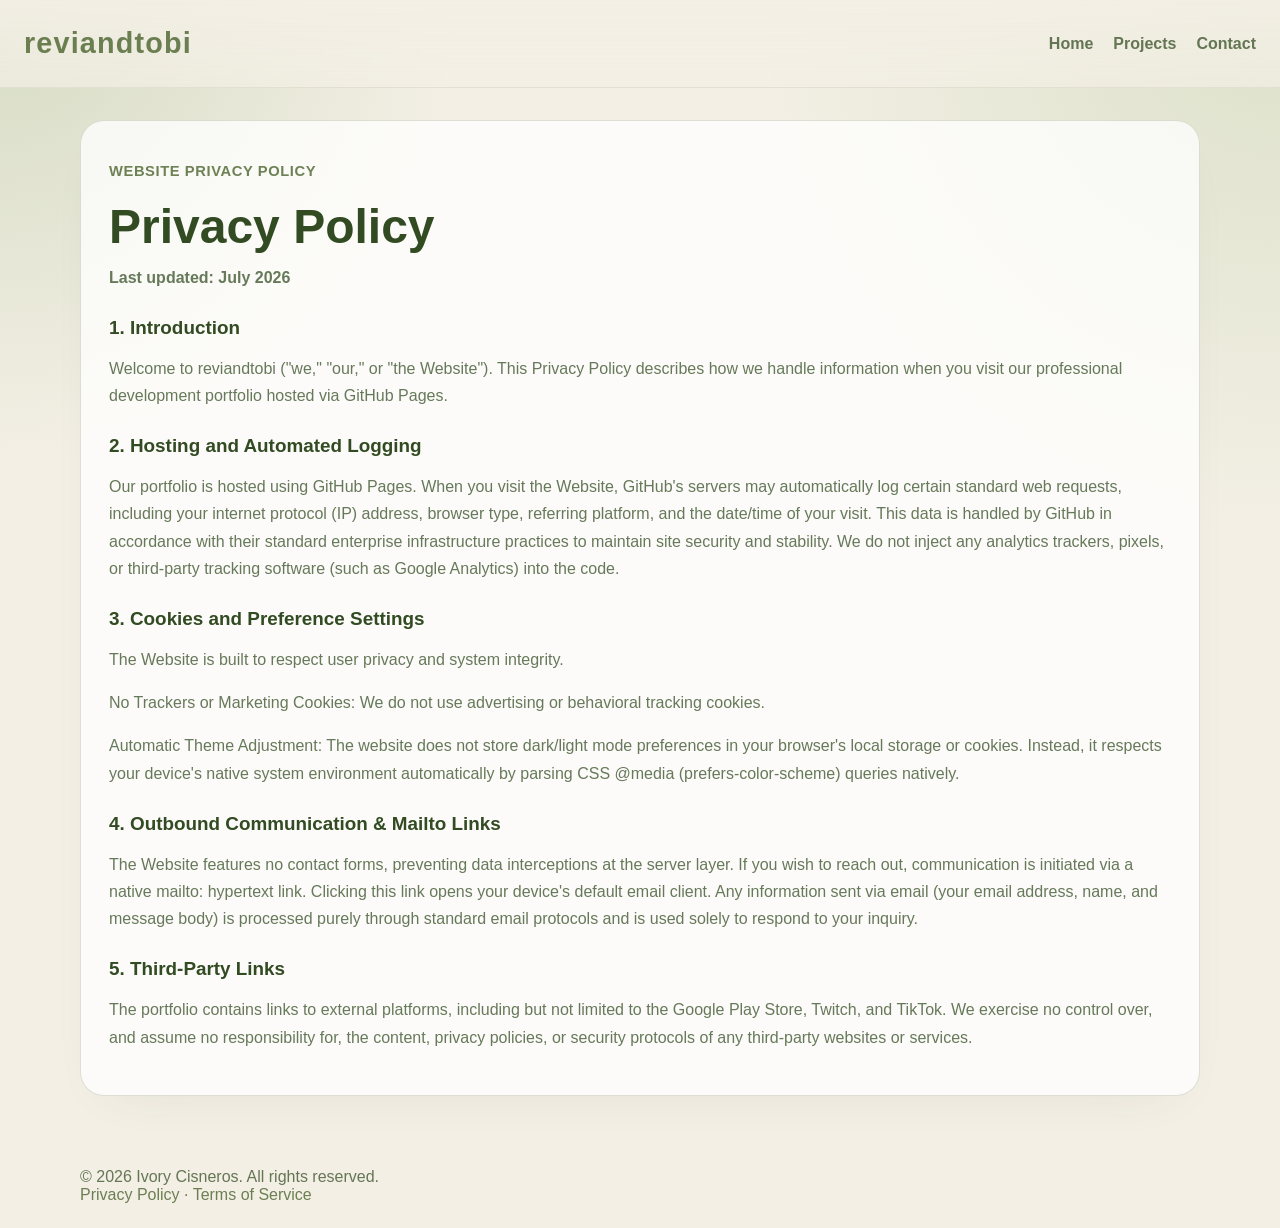
<file: privacy-policy.html>
<!DOCTYPE html>
<html lang="en">
<head>
    <meta charset="UTF-8">
    <meta name="viewport" content="width=device-width, initial-scale=1.0">
    <title>Privacy Policy | reviandtobi</title>
    <link rel="icon" type="image/png" href="assets/favicon.png">
    <link rel="stylesheet" href="styles/style.css">
</head>
<body>
    <header class="site-header">
        <div class="brand"><a href="index.html">reviandtobi</a></div>
        <nav class="site-nav" aria-label="Primary navigation">
            <a href="index.html">Home</a>
            <a href="index.html#projects">Projects</a>
            <a href="index.html#contact">Contact</a>
        </nav>
    </header>

    <main>
        <article class="legal-document">
            <p class="legal-caption">Website Privacy Policy</p>
            <h1>Privacy Policy</h1>
            <p class="legal-meta">Last updated: July 2026</p>

            <h2>1. Introduction</h2>
            <p>Welcome to reviandtobi (&quot;we,&quot; &quot;our,&quot; or &quot;the Website&quot;). This Privacy Policy describes how we handle information when you visit our professional development portfolio hosted via GitHub Pages.</p>

            <h2>2. Hosting and Automated Logging</h2>
            <p>Our portfolio is hosted using GitHub Pages. When you visit the Website, GitHub's servers may automatically log certain standard web requests, including your internet protocol (IP) address, browser type, referring platform, and the date/time of your visit. This data is handled by GitHub in accordance with their standard enterprise infrastructure practices to maintain site security and stability. We do not inject any analytics trackers, pixels, or third-party tracking software (such as Google Analytics) into the code.</p>

            <h2>3. Cookies and Preference Settings</h2>
            <p>The Website is built to respect user privacy and system integrity.</p>
            <p>No Trackers or Marketing Cookies: We do not use advertising or behavioral tracking cookies.</p>
            <p>Automatic Theme Adjustment: The website does not store dark/light mode preferences in your browser's local storage or cookies. Instead, it respects your device's native system environment automatically by parsing CSS @media (prefers-color-scheme) queries natively.</p>

            <h2>4. Outbound Communication &amp; Mailto Links</h2>
            <p>The Website features no contact forms, preventing data interceptions at the server layer. If you wish to reach out, communication is initiated via a native mailto: hypertext link. Clicking this link opens your device's default email client. Any information sent via email (your email address, name, and message body) is processed purely through standard email protocols and is used solely to respond to your inquiry.</p>

            <h2>5. Third-Party Links</h2>
            <p>The portfolio contains links to external platforms, including but not limited to the Google Play Store, Twitch, and TikTok. We exercise no control over, and assume no responsibility for, the content, privacy policies, or security protocols of any third-party websites or services.</p>
        </article>
    </main>

    <footer class="site-footer">
        <p>&copy; 2026 Ivory Cisneros. All rights reserved.</p>
        <p><a href="privacy-policy.html">Privacy Policy</a> · <a href="terms-of-service.html">Terms of Service</a></p>
    </footer>
</body>
</html>
</file>
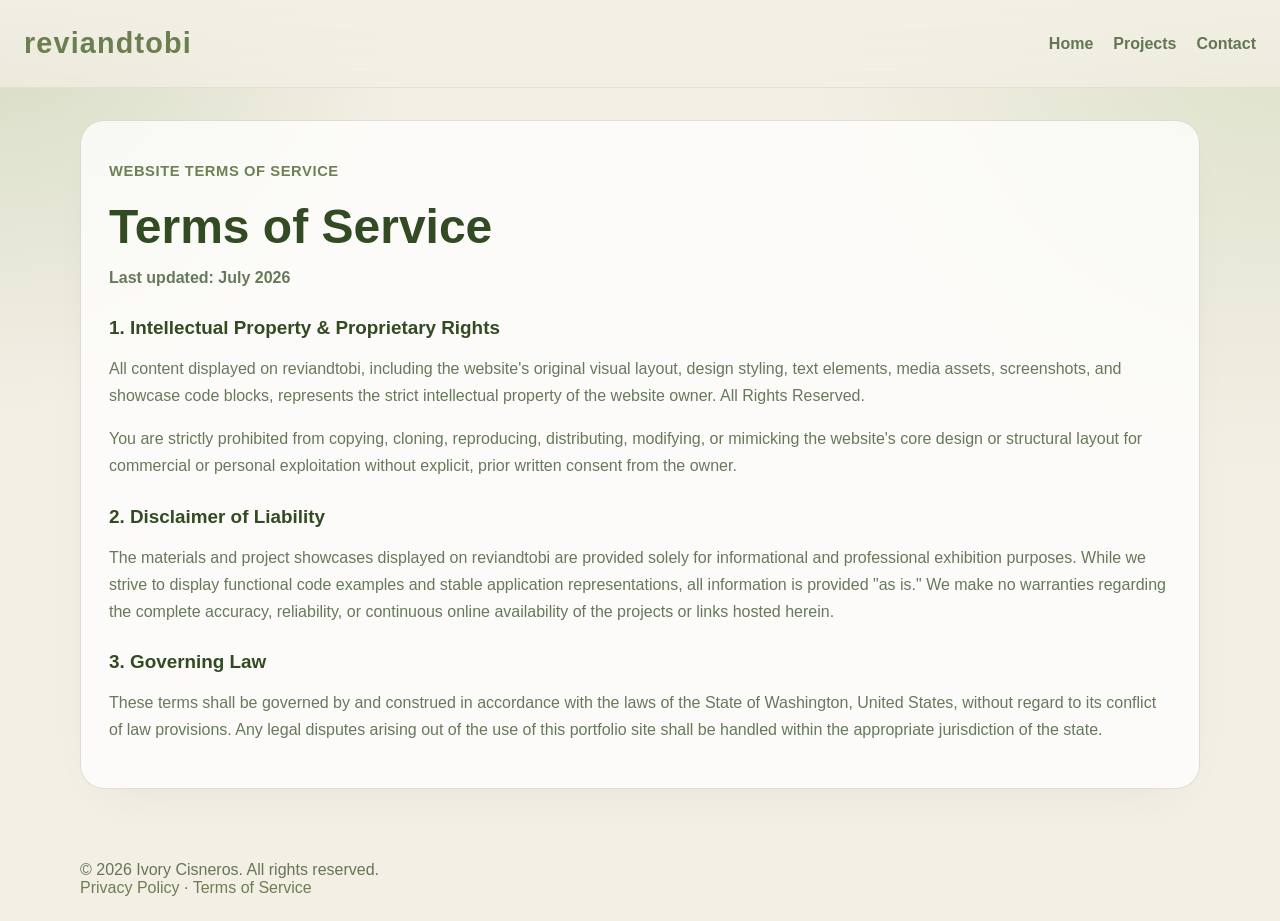
<file: terms-of-service.html>
<!DOCTYPE html>
<html lang="en">
<head>
    <meta charset="UTF-8">
    <meta name="viewport" content="width=device-width, initial-scale=1.0">
    <title>Terms of Service | reviandtobi</title>
    <link rel="icon" type="image/png" href="assets/favicon.png">
    <link rel="stylesheet" href="styles/style.css">
</head>
<body>
    <header class="site-header">
        <div class="brand"><a href="index.html">reviandtobi</a></div>
        <nav class="site-nav" aria-label="Primary navigation">
            <a href="index.html">Home</a>
            <a href="index.html#projects">Projects</a>
            <a href="index.html#contact">Contact</a>
        </nav>
    </header>

    <main>
        <article class="legal-document">
            <p class="legal-caption">Website Terms of Service</p>
            <h1>Terms of Service</h1>
            <p class="legal-meta">Last updated: July 2026</p>

            <h2>1. Intellectual Property &amp; Proprietary Rights</h2>
            <p>All content displayed on reviandtobi, including the website's original visual layout, design styling, text elements, media assets, screenshots, and showcase code blocks, represents the strict intellectual property of the website owner. All Rights Reserved.</p>
            <p>You are strictly prohibited from copying, cloning, reproducing, distributing, modifying, or mimicking the website's core design or structural layout for commercial or personal exploitation without explicit, prior written consent from the owner.</p>

            <h2>2. Disclaimer of Liability</h2>
            <p>The materials and project showcases displayed on reviandtobi are provided solely for informational and professional exhibition purposes. While we strive to display functional code examples and stable application representations, all information is provided &quot;as is.&quot; We make no warranties regarding the complete accuracy, reliability, or continuous online availability of the projects or links hosted herein.</p>

            <h2>3. Governing Law</h2>
            <p>These terms shall be governed by and construed in accordance with the laws of the State of Washington, United States, without regard to its conflict of law provisions. Any legal disputes arising out of the use of this portfolio site shall be handled within the appropriate jurisdiction of the state.</p>
        </article>
    </main>

    <footer class="site-footer">
        <p>&copy; 2026 Ivory Cisneros. All rights reserved.</p>
        <p><a href="privacy-policy.html">Privacy Policy</a> · <a href="terms-of-service.html">Terms of Service</a></p>
    </footer>
</body>
</html>
</file>
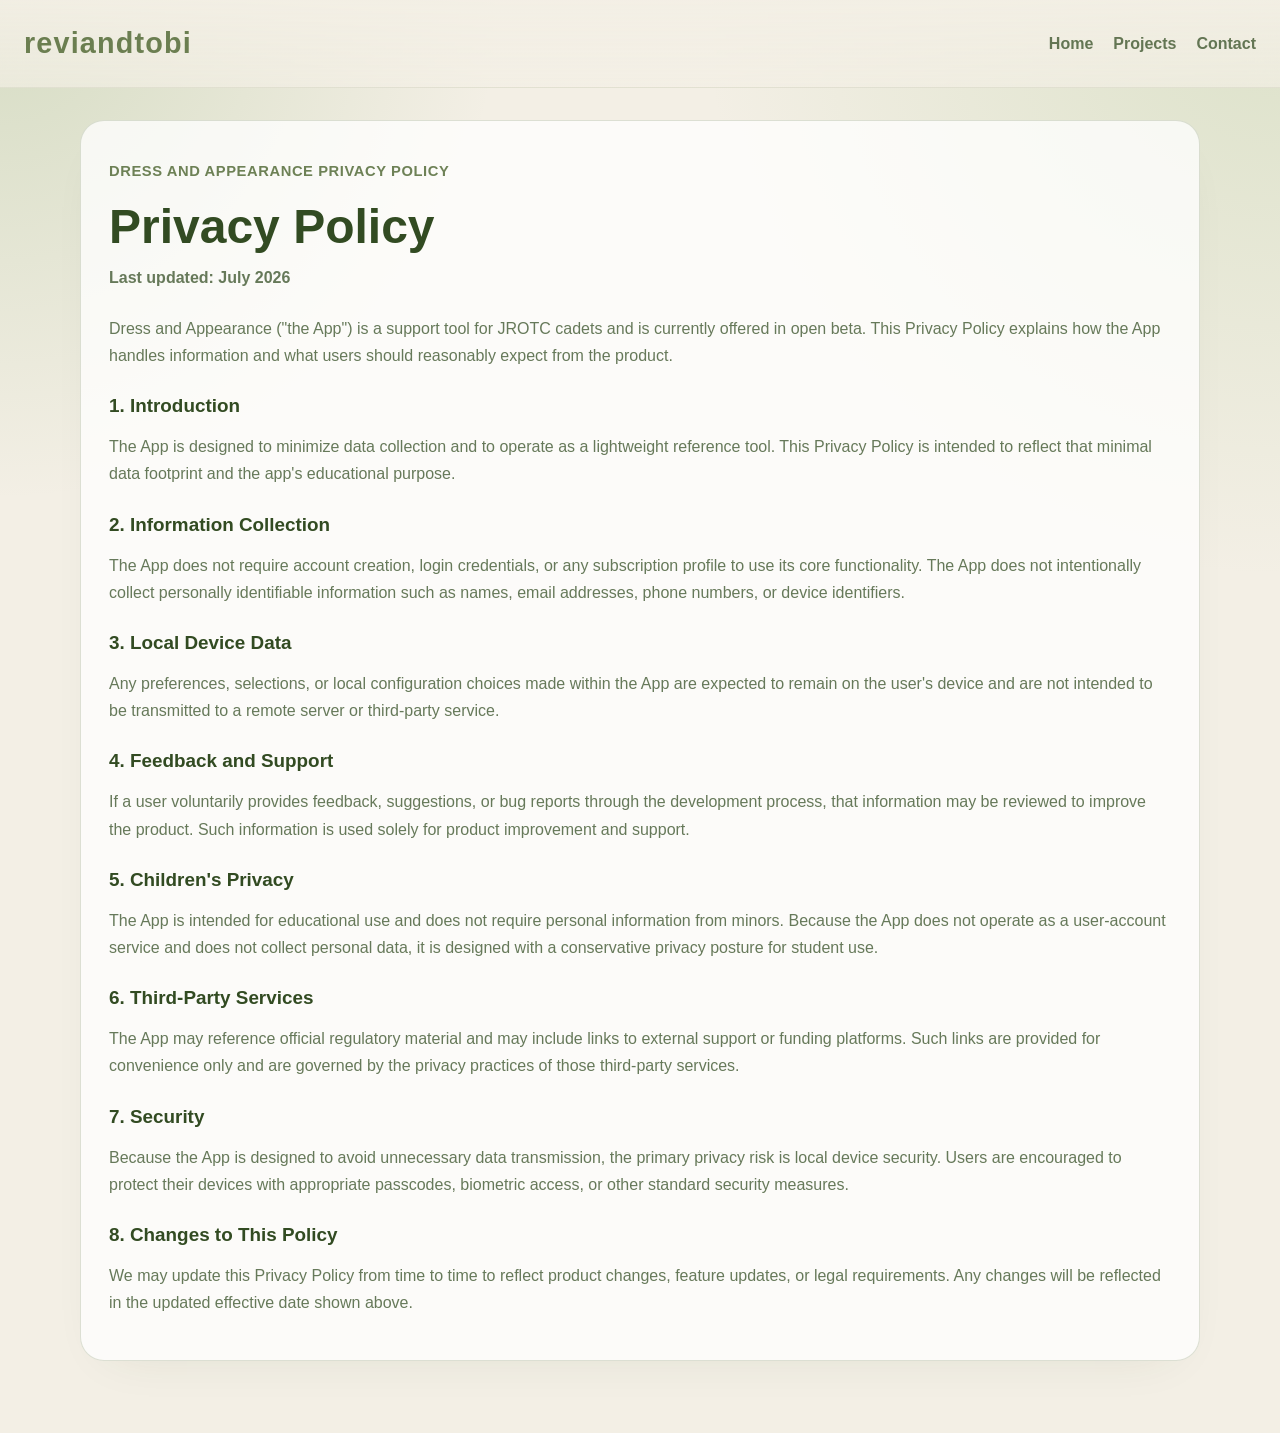
<file: pages/dress-and-appearance-privacy.html>
<!DOCTYPE html>
<html lang="en">
<head>
    <meta charset="UTF-8">
    <meta name="viewport" content="width=device-width, initial-scale=1.0">
    <title>Privacy Policy | Dress and Appearance</title>
    <link rel="icon" type="image/svg+xml" href="../assets/dress-and-appearance/logo-fg.svg">
    <link rel="stylesheet" href="../styles/style.css">
</head>
<body>
    <header class="site-header">
        <div class="brand"><a href="../index.html">reviandtobi</a></div>
        <nav class="site-nav" aria-label="Primary navigation">
            <a href="../index.html">Home</a>
            <a href="../index.html#projects">Projects</a>
            <a href="../index.html#contact">Contact</a>
        </nav>
    </header>

    <main>
        <article class="legal-document">
            <p class="legal-caption">Dress and Appearance Privacy Policy</p>
            <h1>Privacy Policy</h1>
            <p class="legal-meta">Last updated: July 2026</p>

            <p>Dress and Appearance ("the App") is a support tool for JROTC cadets and is currently offered in open beta. This Privacy Policy explains how the App handles information and what users should reasonably expect from the product.</p>

            <h2>1. Introduction</h2>
            <p>The App is designed to minimize data collection and to operate as a lightweight reference tool. This Privacy Policy is intended to reflect that minimal data footprint and the app's educational purpose.</p>

            <h2>2. Information Collection</h2>
            <p>The App does not require account creation, login credentials, or any subscription profile to use its core functionality. The App does not intentionally collect personally identifiable information such as names, email addresses, phone numbers, or device identifiers.</p>

            <h2>3. Local Device Data</h2>
            <p>Any preferences, selections, or local configuration choices made within the App are expected to remain on the user's device and are not intended to be transmitted to a remote server or third-party service.</p>

            <h2>4. Feedback and Support</h2>
            <p>If a user voluntarily provides feedback, suggestions, or bug reports through the development process, that information may be reviewed to improve the product. Such information is used solely for product improvement and support.</p>

            <h2>5. Children's Privacy</h2>
            <p>The App is intended for educational use and does not require personal information from minors. Because the App does not operate as a user-account service and does not collect personal data, it is designed with a conservative privacy posture for student use.</p>

            <h2>6. Third-Party Services</h2>
            <p>The App may reference official regulatory material and may include links to external support or funding platforms. Such links are provided for convenience only and are governed by the privacy practices of those third-party services.</p>

            <h2>7. Security</h2>
            <p>Because the App is designed to avoid unnecessary data transmission, the primary privacy risk is local device security. Users are encouraged to protect their devices with appropriate passcodes, biometric access, or other standard security measures.</p>

            <h2>8. Changes to This Policy</h2>
            <p>We may update this Privacy Policy from time to time to reflect product changes, feature updates, or legal requirements. Any changes will be reflected in the updated effective date shown above.</p>
        </article>
    </main>
</body>
</html>
</file>
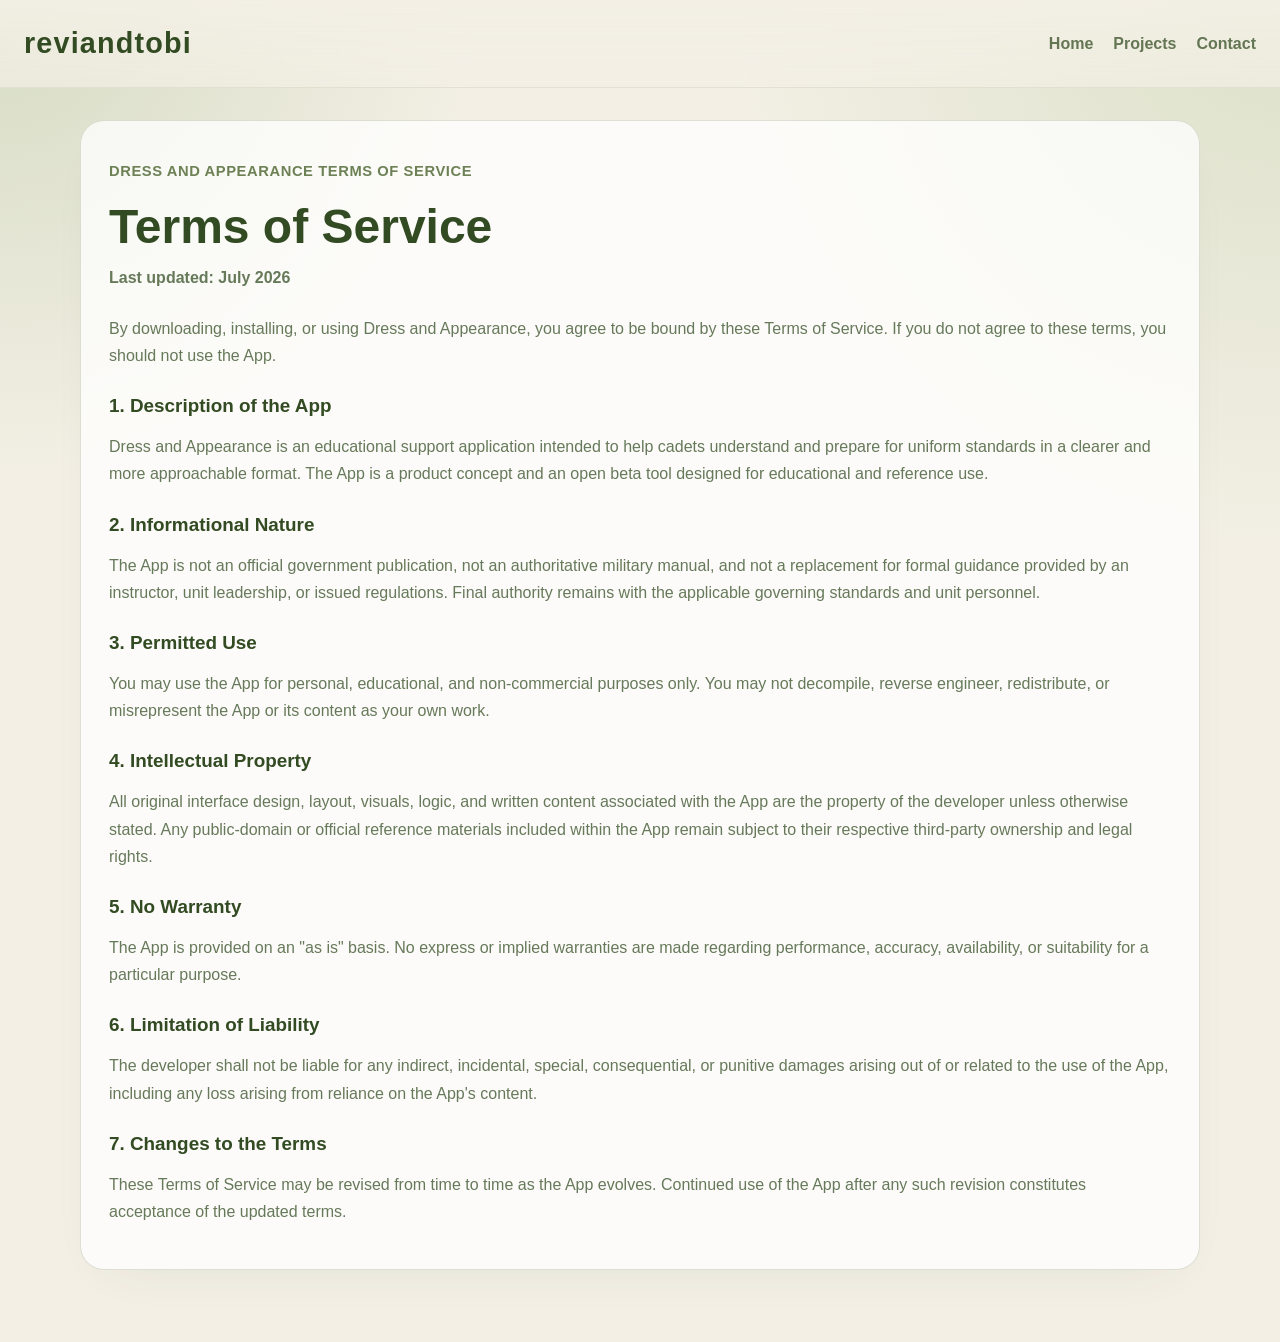
<file: pages/dress-and-appearance-terms.html>
<!DOCTYPE html>
<html lang="en">
<head>
    <meta charset="UTF-8">
    <meta name="viewport" content="width=device-width, initial-scale=1.0">
    <title>Terms of Service | Dress and Appearance</title>
    <link rel="icon" type="image/svg+xml" href="../assets/dress-and-appearance/logo-fg.svg">
    <link rel="stylesheet" href="../styles/style.css">
</head>
<body>
    <header class="site-header">
        <div class="brand">reviandtobi</div>
        <nav class="site-nav" aria-label="Primary navigation">
            <a href="../index.html">Home</a>
            <a href="../index.html#projects">Projects</a>
            <a href="../index.html#contact">Contact</a>
        </nav>
    </header>

    <main>
        <article class="legal-document">
            <p class="legal-caption">Dress and Appearance Terms of Service</p>
            <h1>Terms of Service</h1>
            <p class="legal-meta">Last updated: July 2026</p>

            <p>By downloading, installing, or using Dress and Appearance, you agree to be bound by these Terms of Service. If you do not agree to these terms, you should not use the App.</p>

            <h2>1. Description of the App</h2>
            <p>Dress and Appearance is an educational support application intended to help cadets understand and prepare for uniform standards in a clearer and more approachable format. The App is a product concept and an open beta tool designed for educational and reference use.</p>

            <h2>2. Informational Nature</h2>
            <p>The App is not an official government publication, not an authoritative military manual, and not a replacement for formal guidance provided by an instructor, unit leadership, or issued regulations. Final authority remains with the applicable governing standards and unit personnel.</p>

            <h2>3. Permitted Use</h2>
            <p>You may use the App for personal, educational, and non-commercial purposes only. You may not decompile, reverse engineer, redistribute, or misrepresent the App or its content as your own work.</p>

            <h2>4. Intellectual Property</h2>
            <p>All original interface design, layout, visuals, logic, and written content associated with the App are the property of the developer unless otherwise stated. Any public-domain or official reference materials included within the App remain subject to their respective third-party ownership and legal rights.</p>

            <h2>5. No Warranty</h2>
            <p>The App is provided on an "as is" basis. No express or implied warranties are made regarding performance, accuracy, availability, or suitability for a particular purpose.</p>

            <h2>6. Limitation of Liability</h2>
            <p>The developer shall not be liable for any indirect, incidental, special, consequential, or punitive damages arising out of or related to the use of the App, including any loss arising from reliance on the App's content.</p>

            <h2>7. Changes to the Terms</h2>
            <p>These Terms of Service may be revised from time to time as the App evolves. Continued use of the App after any such revision constitutes acceptance of the updated terms.</p>
        </article>
    </main>
</body>
</html>
</file>
<file: styles/style.css>
:root {
    --bg: #f3efe5;
    --bg-soft: #eef5ea;
    --surface: rgba(255, 255, 255, 0.76);
    --surface-strong: #f8f7f1;
    --text: #324b22;
    --muted: rgba(50, 75, 34, 0.74);
    --accent: #7ea45f;
    --accent-deep: #47612ac9;
    --line: rgba(71, 97, 42, 0.18);
    --shadow: rgba(51, 69, 31, 0.12);
    --hero-overlay: rgba(15, 26, 12, 0.34);
}

@media (prefers-color-scheme: dark) {
    :root {
        --bg: #304037;
        --bg-soft: #17221a;
        --surface: rgba(22, 31, 24, 0.84);
        --surface-strong: #182019;
        --text: #d2f7c3;
        --muted: rgba(237, 247, 233, 0.72);
        --accent: #8cb56f;
        --accent-deep: #b7d39a;
        --line: rgba(183, 211, 154, 0.18);
        --shadow: rgba(0, 0, 0, 0.42);
        --hero-overlay: rgba(2, 10, 5, 0.54);
    }
}

* {
    box-sizing: border-box;
}

html {
    scroll-behavior: smooth;
}

body {
    margin: 0;
    min-height: 100vh;
    font-family: Arial, Helvetica, sans-serif;
    background:
        radial-gradient(circle at top left, rgba(126, 164, 95, 0.25), transparent 26%),
        radial-gradient(circle at top right, rgba(167, 194, 137, 0.3), transparent 30%),
        var(--bg);
    color: var(--text);
}

@media (prefers-color-scheme: dark) {
    body {
        background:
            radial-gradient(circle at top left, rgba(103, 142, 83, 0.2), transparent 24%),
            radial-gradient(circle at top right, rgba(166, 201, 129, 0.12), transparent 28%),
            var(--bg);
    }
}

main {
    width: min(1120px, calc(100% - 32px));
    margin: 0 auto;
}

.site-footer {
    width: min(1120px, calc(100% - 32px));
    margin: 0 auto;
    padding: 0 0 24px;
    color: var(--muted);
}

.site-footer p {
    margin: 0;
}

.legal-document {
    background: var(--surface);
    border: 1px solid var(--line);
    border-radius: 24px;
    box-shadow: 0 18px 50px -30px var(--shadow);
    padding: 28px;
    margin: 32px 0 72px;
}

.legal-meta {
    margin: 8px 0 24px;
    color: var(--muted);
    font-weight: 700;
}

.legal-document h1 {
    margin: 0 0 10px;
    font-size: clamp(2rem, 4vw, 3rem);
}

.legal-document h2 {
    margin: 26px 0 10px;
    font-size: 1.18rem;
}

.legal-document p,
.legal-document li {
    color: var(--muted);
    line-height: 1.7;
}

.legal-document ol,
.legal-document ul {
    padding-left: 20px;
}

.legal-document .legal-caption {
    margin-top: 10px;
    font-size: 0.92rem;
    letter-spacing: 0.04em;
    text-transform: uppercase;
    color: var(--accent-deep);
    font-weight: 800;
}

.site-header {
    position: sticky;
    top: 0;
    z-index: 10;
    width: 100%;
    min-height: 88px;
    display: flex;
    align-items: center;
    justify-content: space-between;
    padding: 0 24px;
    background: linear-gradient(to bottom, rgba(243, 239, 229, 0.94), rgba(243, 239, 229, 0.68));
    backdrop-filter: blur(14px);
    border-bottom: 1px solid rgba(71, 97, 42, 0.1);
}

@media (prefers-color-scheme: dark) {
    .site-header {
        background: linear-gradient(to bottom, rgba(11, 16, 12, 0.93), rgba(11, 16, 12, 0.72));
        border-bottom: 1px solid rgba(183, 211, 154, 0.1);
    }
}

.brand {
    font-size: 1.8rem;
    font-weight: 800;
    letter-spacing: 0.04em;
    text-transform: lowercase;
}

.site-nav {
    display: flex;
    align-items: center;
    gap: 20px;
}

.site-nav a {
    color: var(--muted);
    text-decoration: none;
    font-weight: 700;
}

.site-nav a:hover {
    color: var(--accent-deep);
}

.hero {
    min-height: 88vh;
    display: flex;
    align-items: center;
    justify-content: center;
    background:
        linear-gradient(var(--hero-overlay), var(--hero-overlay)),
        url("../assets/massimiliano-morosinotto-0Hr2m3V_w1Q-unsplash.jpg") center/cover no-repeat;
    border-radius: 0 0 32px 32px;
    margin: 0 auto 24px;
    padding: 120px 24px 48px;
    text-align: center;
    box-shadow: 0 24px 60px -32px var(--shadow);
}

.hero-inner {
    max-width: 760px;
    color: #fffdf9;
    text-shadow: 0 2px 18px rgba(0, 0, 0, 0.4);
}

.eyebrow,
.section-label {
    text-transform: uppercase;
    letter-spacing: 0.18em;
    font-size: 0.74rem;
    font-weight: 800;
}

.hero h1 {
    margin: 0 0 16px;
    font-size: clamp(3rem, 6vw, 5.3rem);
    line-height: 1.05;
}

.tagline {
    margin: 0 auto;
    max-width: 680px;
    font-size: clamp(1rem, 2vw, 1.45rem);
    line-height: 1.6;
}

.hero-actions {
    margin-top: 24px;
    display: flex;
    justify-content: center;
    gap: 14px;
    flex-wrap: wrap;
}

.btn {
    display: inline-flex;
    align-items: center;
    justify-content: center;
    padding: 12px 18px;
    border-radius: 999px;
    text-decoration: none;
    font-weight: 800;
    transition: transform 0.18s ease, box-shadow 0.18s ease, background 0.18s ease;
}

.btn:hover {
    transform: translateY(-1px);
}

.btn-primary {
    background: var(--accent-deep);
    color: var(--text);
    backdrop-filter: blur(6px);
    box-shadow: var(--shadow);
}

.btn-secondary {
    background: var(--surface);
    color: var(--text);
    backdrop-filter: blur(6px);
    border: 1px solid rgba(255, 255, 255, 0.4);
}

.contact-actions {
    display: flex;
    flex-wrap: wrap;
    align-items: center;
    gap: 12px;
    margin-top: 18px;
}

.kofi-badge {
    display: inline-flex;
    align-items: center;
    justify-content: center;
    width: auto;
    height: 44px;
    background-image: url('../assets/badges/support_me_on_kofi_badge_beige.png');
    background-position: center;
    background-repeat: no-repeat;
    background-size: contain;
    transition: transform 0.18s ease, box-shadow 0.18s ease, opacity 0.18s ease;
}

.kofi-badge:hover {
    transform: translateY(-1px);
}

@media (prefers-color-scheme: dark) {
    .kofi-badge {
        background-image: url('../assets/badges/support_me_on_kofi_badge_dark.png');
    }
}

.store-badge {
    display: inline-flex;
    align-items: center;
    justify-content: center;
    width: 150px;
    height: 48px;
    border-radius: 12px;
    border: 1px solid rgba(255, 255, 255, 0.4);
    background: rgba(255, 255, 255, 0.14);
    backdrop-filter: blur(6px);
    background-position: center;
    background-repeat: no-repeat;
    background-size: contain;
    transition: transform 0.18s ease, box-shadow 0.18s ease, opacity 0.18s ease;
}

.store-badge:hover {
    transform: translateY(-1px);
}

.store-badge.play-store {
    background-image: url('https://upload.wikimedia.org/wikipedia/commons/7/78/Google_Play_2022_logo.svg');
}

.store-badge.app-store {
    background-image: url('https://upload.wikimedia.org/wikipedia/commons/6/67/App_Store_%28iOS%29.svg');
}

.store-badge.disabled,
.store-badge[aria-disabled="true"] {
    pointer-events: none;
    opacity: 0.58;
    filter: grayscale(0.25);
}

.info-grid,
.project-grid {
    display: grid;
    grid-template-columns: repeat(2, minmax(0, 1fr));
    gap: 18px;
}

.card,
.project-card,
.contact-card {
    background: var(--surface);
    border: 1px solid var(--line);
    border-radius: 24px;
    box-shadow: 0 18px 50px -30px var(--shadow);
}

.card {
    padding: 24px;
}

.card h2,
.section-heading h2,
.contact-card h2 {
    margin: 10px 0 10px;
    font-size: clamp(1.5rem, 3vw, 2.15rem);
}

.card p,
.project-card p,
.contact-card p {
    color: var(--muted);
    line-height: 1.6;
}

.info-grid {
    margin: 18px auto 0;
    position: relative;
    z-index: 2;
}

.projects {
    padding: 52px 0 16px;
}

.social-section {
    padding: 28px 0 16px;
}

.section-heading {
    margin-bottom: 18px;
}

.project-link {
    display: block;
    text-decoration: none;
    color: inherit;
}

.project-card {
    padding: 24px;
    height: 100%;
    transition: transform 0.18s ease, box-shadow 0.18s ease, border-color 0.18s ease;
}

.project-link:hover .project-card {
    transform: translateY(-3px);
    box-shadow: 0 24px 50px -28px var(--shadow);
    border-color: rgba(71, 97, 42, 0.4);
}

.social-grid {
    display: grid;
    grid-template-columns: repeat(2, minmax(0, 1fr));
    gap: 18px;
}

.social-card {
    position: relative;
    display: block;
    text-decoration: none;
    color: inherit;
    background:
        linear-gradient(180deg, rgba(255, 255, 255, 0.76), rgba(126, 164, 95, 0.13)),
        var(--surface);
    border: 1px solid var(--line);
    border-radius: 22px;
    padding: 22px;
    box-shadow: 0 18px 50px -30px var(--shadow);
    transition: transform 0.18s ease, box-shadow 0.18s ease, border-color 0.18s ease;
    overflow: hidden;
    isolation: isolate;
}

@media (prefers-color-scheme: dark) {
    .social-card {
        background:
            linear-gradient(180deg, rgba(24, 32, 25, 0.92), rgba(140, 181, 111, 0.12)),
            var(--surface);
    }
}

.social-card::before {
    content: "";
    position: absolute;
    inset: 10px;
    background-position: center;
    background-repeat: no-repeat;
    background-size: contain;
    opacity: 0.22;
    z-index: 0;
    pointer-events: none;
}

.social-card.twitch::before {
    background-image: url('https://upload.wikimedia.org/wikipedia/commons/2/26/Twitch_logo.svg');
}

.social-card.tiktok::before {
    background-image: url('https://upload.wikimedia.org/wikipedia/en/a/a9/TikTok_logo.svg');
}

.social-card.youtube::before {
    background-image: url('https://upload.wikimedia.org/wikipedia/commons/0/09/YouTube_full-color_icon_%282017%29.svg');
}

.social-card.discord::before {
    background-image: url('https://upload.wikimedia.org/wikipedia/commons/7/73/Discord_Color_Text_Logo_%282015-2021%29.svg');
}

.social-card:hover {
    transform: translateY(-3px);
    box-shadow: 0 24px 50px -28px var(--shadow);
    border-color: rgba(71, 97, 42, 0.42);
}

.social-card>* {
    position: relative;
    z-index: 1;
}

.social-platform {
    display: inline-flex;
    padding: 5px 10px;
    border-radius: 999px;
    background: rgba(126, 164, 95, 0.16);
    color: var(--accent-deep);
    font-size: 0.78rem;
    font-weight: 800;
    letter-spacing: 0.08em;
    text-transform: uppercase;
    margin-bottom: 12px;
}

@media (prefers-color-scheme: dark) {
    .social-platform {
        background: rgba(140, 181, 111, 0.2);
        color: var(--accent-deep);
    }
}

.social-card h3 {
    margin: 0 0 8px;
    font-size: 1.2rem;
}

.social-card p {
    margin: 0;
    color: var(--muted);
}

.project-logo {
    position: relative;
    display: inline-flex;
    width: 46px;
    height: 46px;
    align-items: center;
    justify-content: center;
    margin-bottom: 12px;
    border-radius: 50%;
    overflow: hidden;
    box-shadow: 0 12px 24px -20px var(--shadow);
}

.project-logo-bg,
.project-logo-fg {
    position: absolute;
    inset: 0;
    width: 100%;
    height: 100%;
}

.project-logo-bg {
    object-fit: cover;
}

.project-logo-fg {
    inset: 3px;
    width: calc(100% - 6px);
    height: calc(100% - 6px);
}

.project-card h3 {
    margin: 0 0 8px;
    font-size: 1.35rem;
}

.contact-card {
    margin: 48px 0 72px;
    padding: 30px;
    text-align: center;
}

.consent-overlay {
    position: fixed;
    inset: 0;
    display: none;
    align-items: center;
    justify-content: center;
    padding: 18px;
    background: rgba(12, 18, 10, 0.72);
    backdrop-filter: blur(14px) saturate(110%);
    z-index: 80;
}

.consent-overlay.is-visible {
    display: flex;
}

.consent-modal {
    width: min(560px, 100%);
    background: var(--surface-strong);
    border: 1px solid var(--line);
    border-radius: 24px;
    padding: 28px;
    box-shadow: 0 24px 60px -30px rgba(0, 0, 0, 0.55);
}

.consent-modal h2 {
    margin: 8px 0 12px;
}

.consent-modal .btn {
    margin-top: 12px;
}

.consent-overlay {
    position: fixed;
    inset: 0;
    display: none;
    align-items: center;
    justify-content: center;
    padding: 18px;
    background: rgba(12, 18, 10, 0.72);
    backdrop-filter: blur(14px) saturate(110%);
    z-index: 80;
}

.consent-overlay.is-visible {
    display: flex;
}

.consent-modal {
    width: min(560px, 100%);
    background: var(--surface-strong);
    border: 1px solid var(--line);
    border-radius: 24px;
    padding: 28px;
    box-shadow: 0 24px 60px -30px rgba(0, 0, 0, 0.55);
}

.consent-modal h2 {
    margin: 8px 0 12px;
}

.consent-modal .btn {
    margin-top: 12px;
}

.detail-hero {
    padding: 72px 24px 40px;
    text-align: center;
}

.detail-hero h1 {
    margin: 0 0 12px;
    font-size: clamp(2.3rem, 5vw, 4rem);
}

.detail-grid {
    display: grid;
    grid-template-columns: repeat(2, minmax(0, 1fr));
    gap: 18px;
    margin: 16px 0 24px;
}

.detail-card {
    background: var(--surface);
    border: 1px solid var(--line);
    border-radius: 24px;
    box-shadow: 0 18px 50px -30px var(--shadow);
    padding: 24px;
}

.detail-wide {
    margin-bottom: 72px;
}

.media-grid,
.feature-grid {
    display: grid;
    grid-template-columns: repeat(3, minmax(0, 1fr));
    gap: 14px;
    margin-top: 18px;
}

.mockup-card,
.feature-card {
    background: rgba(126, 164, 95, 0.08);
    border: 1px solid rgba(71, 97, 42, 0.14);
    border-radius: 18px;
    padding: 18px;
    transition: transform 0.2s ease, box-shadow 0.2s ease, border-color 0.2s ease;
}

.mockup-card:hover,
.feature-card:hover {
    transform: translateY(-2px);
    box-shadow: 0 18px 36px -26px var(--shadow);
    border-color: rgba(71, 97, 42, 0.34);
}

.feature-image-small {
    width: 100%;
    height: auto;
    border-radius: 12px;
    margin-top: 12px;
    mask-image: linear-gradient(to bottom, black 0%, transparent 100%);
}

.phone-frame {
    background: var(--surface-strong);
    border: 1px solid var(--line);
    border-radius: 18px;
    padding: 16px;
    min-height: 240px;
}

.screen-label {
    display: inline-block;
    padding: 4px 8px;
    border-radius: 999px;
    background: rgba(71, 97, 42, 0.1);
    font-size: 0.72rem;
    font-weight: 800;
    letter-spacing: 0.08em;
    text-transform: uppercase;
    margin-bottom: 12px;
}

.phone-frame h3 {
    margin: 0 0 12px;
}

.screen-pill,
.screen-steps div,
.screen-list span {
    display: block;
    padding: 10px 12px;
    margin-bottom: 8px;
    border-radius: 12px;
    background: rgba(126, 164, 95, 0.12);
    font-weight: 700;
}

.screen-list {
    display: grid;
    gap: 8px;
}

.demo-strip {
    display: grid;
    grid-template-columns: repeat(3, minmax(0, 1fr));
    gap: 12px;
    margin-top: 16px;
}

.demo-step {
    background: rgba(126, 164, 95, 0.08);
    border: 1px solid rgba(71, 97, 42, 0.14);
    border-radius: 16px;
    padding: 16px;
    line-height: 1.6;
}

.demo-step strong {
    color: var(--accent-deep);
}

.feature-grid {
    grid-template-columns: repeat(2, minmax(0, 1fr));
}

.feature-image-button {
    width: 100%;
    padding: 0;
    border: 0;
    background: transparent;
    cursor: pointer;
    overflow: hidden;
    border-radius: 14px;
}

.feature-image-small {
    display: block;
    width: 100%;
    border-radius: 12px;
    margin-top: 12px;
    border: 1px solid rgba(71, 97, 42, 0.14);
    transition: transform 0.2s ease, box-shadow 0.2s ease;
}

.feature-image-button:hover .feature-image-small {
    transform: scale(1.02);
    box-shadow: 0 18px 30px -24px var(--shadow);
}

.lightbox {
    position: fixed;
    inset: 0;
    display: flex;
    align-items: center;
    justify-content: center;
    z-index: 50;
    padding: 18px;
    opacity: 0;
    visibility: hidden;
    pointer-events: none;
    transition: opacity 0.28s ease, visibility 0.28s ease;
}

.lightbox.is-open {
    opacity: 1;
    visibility: visible;
    pointer-events: auto;
}

.lightbox-backdrop {
    position: absolute;
    inset: 0;
    background: rgba(8, 12, 8, 0.72);
    backdrop-filter: blur(14px) saturate(110%);
    -webkit-backdrop-filter: blur(14px) saturate(110%);
    opacity: 0;
    transition: opacity 0.28s ease;
}

.lightbox.is-open .lightbox-backdrop {
    opacity: 1;
}

.lightbox-dialog {
    position: relative;
    z-index: 1;
    width: min(1000px, calc(100vw - 36px));
    padding: 0;
    background: transparent;
    border: 0;
    box-shadow: none;
    display: block;
    opacity: 0;
    transform: translateY(10px) scale(0.985);
    transition: opacity 0.28s ease, transform 0.28s ease;
}

.lightbox.is-open .lightbox-dialog {
    opacity: 1;
    transform: translateY(0) scale(1);
}

.lightbox-stage {
    position: relative;
    text-align: center;
    padding: 0;
    background: transparent;
    border: 0;
    box-shadow: none;
}

.lightbox-stage img {
    display: block;
    width: auto;
    max-width: min(100%, 940px);
    max-height: 86vh;
    min-height: 58vh;
    object-fit: contain;
    border-radius: 12px;
    border: 1px solid var(--line);
    box-shadow: 0 18px 38px -24px var(--shadow);
    margin: 0 auto;
    cursor: zoom-in;
    transform-origin: center center;
    transform: scale(1);
    transition: transform 0.26s ease, box-shadow 0.26s ease, cursor 0.26s ease;
    touch-action: none;
}

.lightbox-stage img.zoomed {
    cursor: zoom-out;
    box-shadow: 0 28px 48px -28px rgba(0, 0, 0, 0.58);
}

.lightbox-caption {
    margin: 12px 0 0;
    font-weight: 800;
    letter-spacing: 0.08em;
    text-transform: uppercase;
}

.lightbox-close,
.lightbox-nav {
    position: absolute;
    top: 50%;
    transform: translateY(-50%);
    border: 0;
    background: rgba(71, 97, 42, 0.15);
    color: var(--text);
    border-radius: 999px;
    width: 48px;
    height: 48px;
    font-size: 1.18rem;
    cursor: pointer;
    box-shadow: 0 10px 24px -16px rgba(0, 0, 0, 0.5);
    transition: transform 0.18s ease, background 0.18s ease;
    z-index: 3;
}

.lightbox-close {
    top: 14px;
    right: 14px;
    transform: none;
}

.lightbox-prev {
    left: -12px;
}

.lightbox-next {
    right: -12px;
}

.lightbox-close:hover,
.lightbox-nav:hover {
    transform: translateY(-50%) scale(1.03);
    background: rgba(71, 97, 42, 0.24);
}

.lightbox-close:hover {
    transform: none;
}

@media (max-width: 760px) {
    .site-header {
        flex-direction: column;
        justify-content: center;
        gap: 10px;
        padding: 14px 16px;
    }

    .site-nav {
        gap: 14px;
        flex-wrap: wrap;
        justify-content: center;
    }

    .info-grid,
    .project-grid,
    .detail-grid,
    .media-grid,
    .demo-strip,
    .feature-grid {
        grid-template-columns: 1fr;
    }

    .lightbox-dialog {
        grid-template-columns: 1fr;
        padding: 16px;
    }

    .lightbox-close,
    .lightbox-nav {
        position: absolute;
        top: 12px;
    }

    .lightbox-close {
        right: 12px;
    }

    .lightbox-prev {
        left: 12px;
    }

    .lightbox-next {
        right: 12px;
    }

    main {
        width: min(100% - 20px, 1120px);
    }

    .hero {
        min-height: 78vh;
    }
}

.demonstration-video {
    width: 100%;
    height: auto;
    border-radius: 12px;
    box-shadow: 0 12px 30px -18px var(--shadow);
}

a {
    color: var(--accent-deep);
    text-decoration: none;
}
</file>
